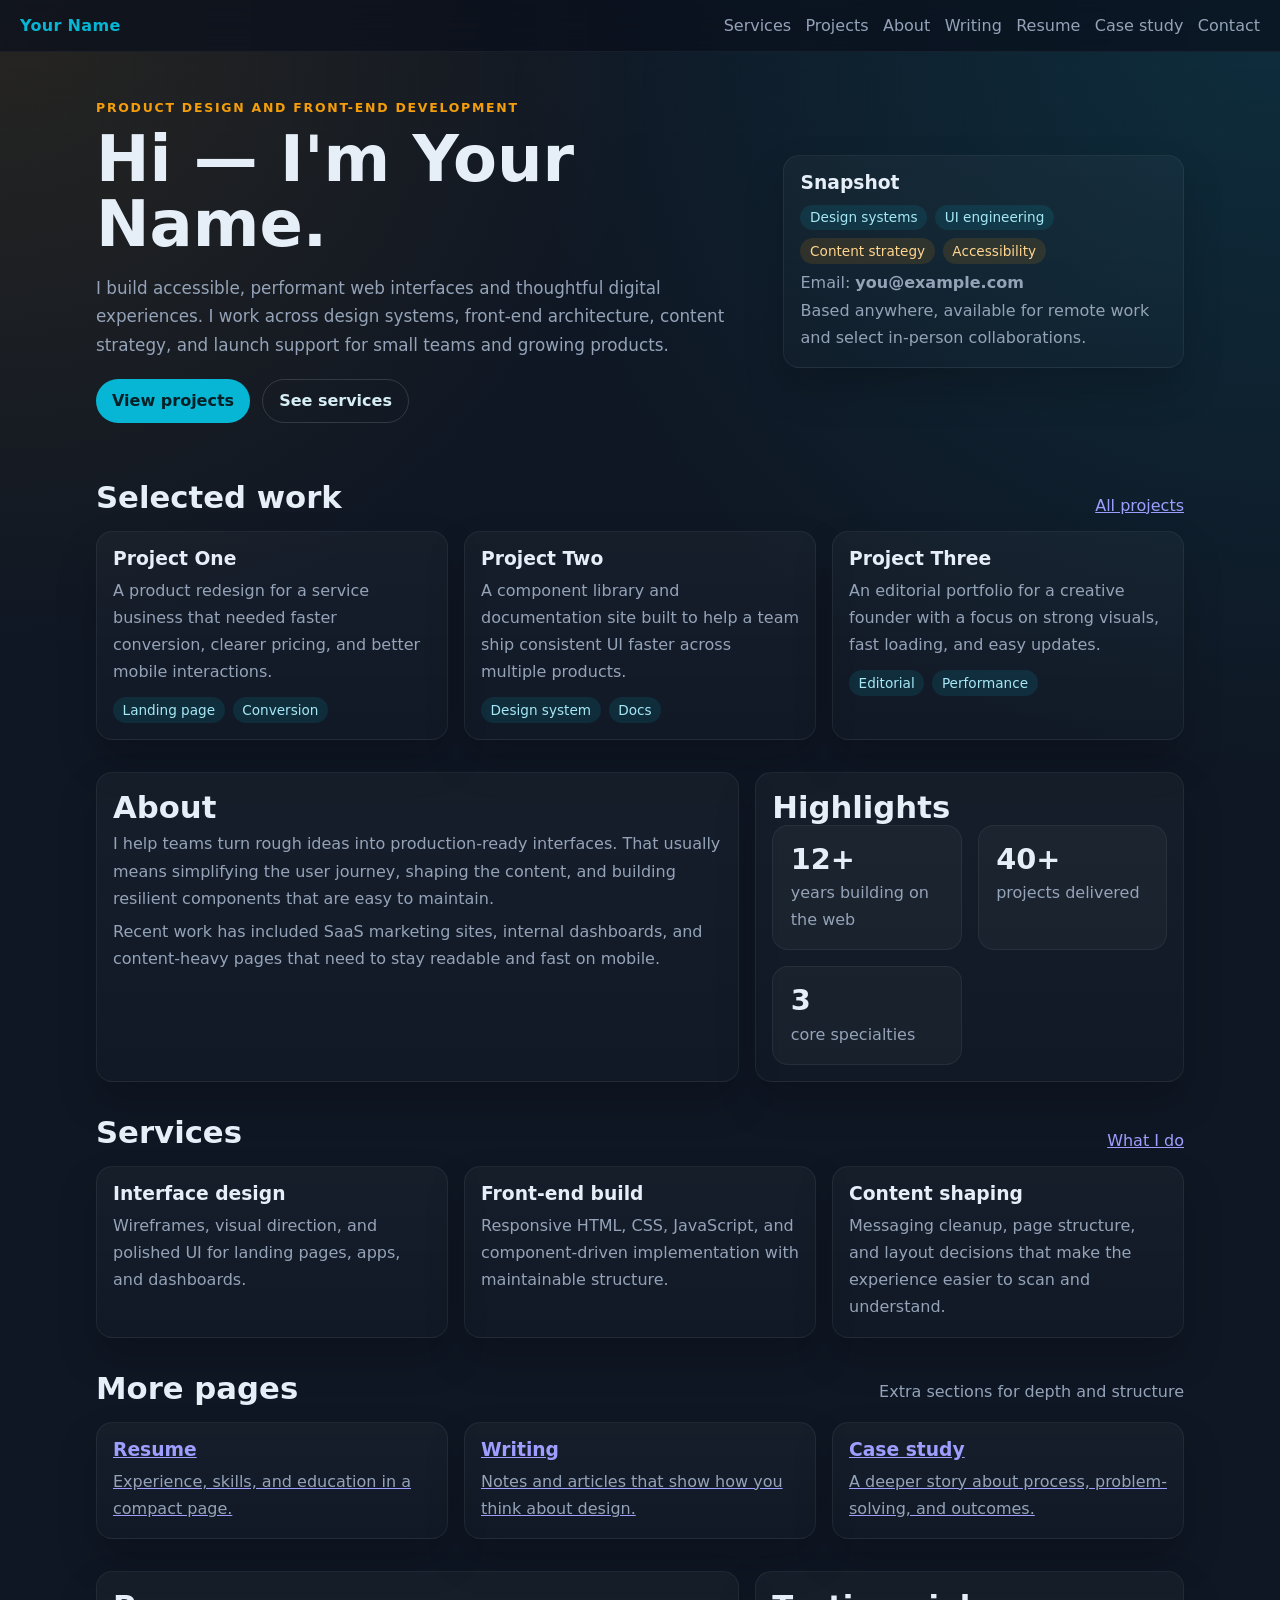
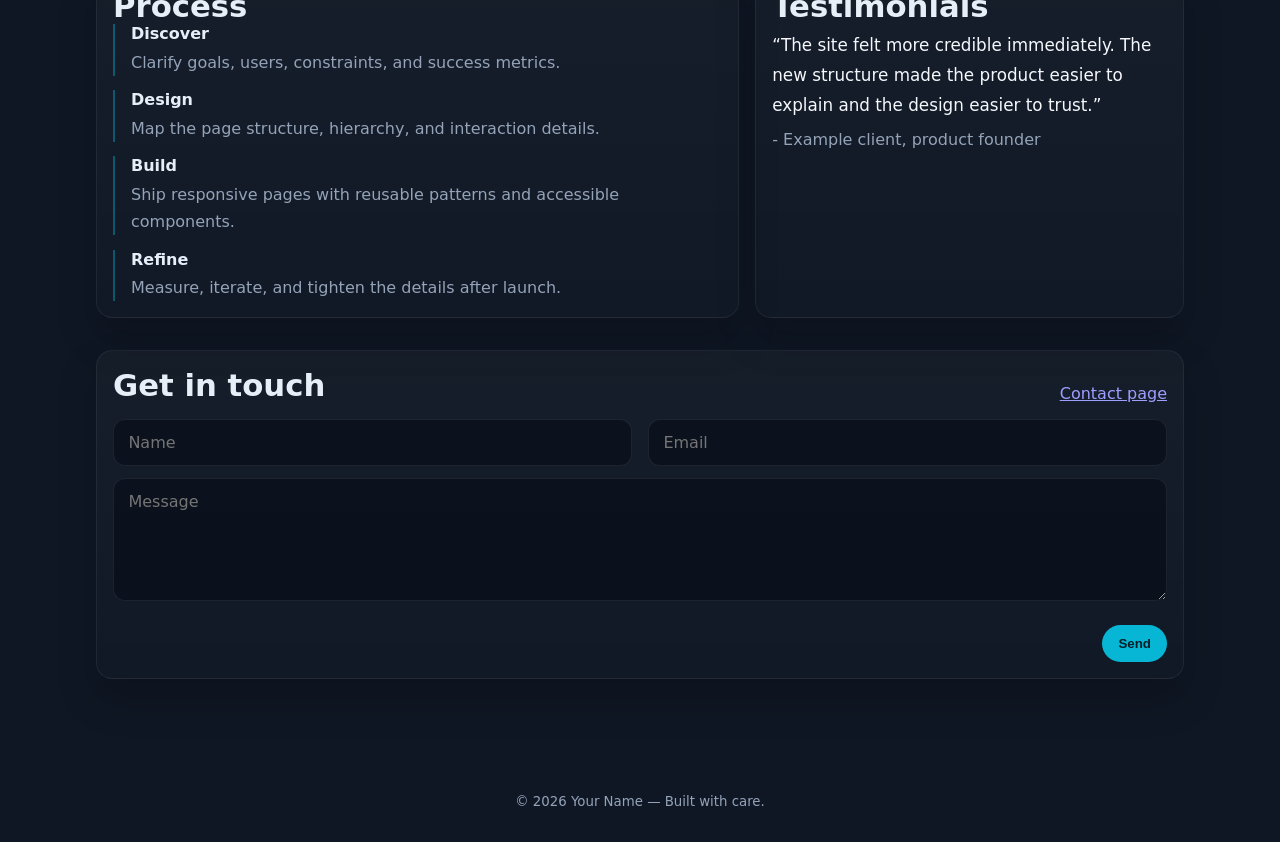
<file: index.html>
<!doctype html>
<html lang="en">
<head>
  <meta charset="utf-8">
  <meta name="viewport" content="width=device-width,initial-scale=1">
  <title>Portfolio — Your Name</title>
  <link rel="stylesheet" href="index.css">
</head>
<body>
  <header>
    <a class="brand" href="index.html">Your Name</a>
    <nav>
      <a href="services.html">Services</a>
      <a href="projects.html">Projects</a>
      <a href="about.html">About</a>
      <a href="writing.html">Writing</a>
      <a href="resume.html">Resume</a>
      <a href="case-study.html">Case study</a>
      <a href="contact.html">Contact</a>
    </nav>
  </header>

  <main class="container">
    <section class="hero">
      <div class="hero-copy">
        <p class="eyebrow">Product design and front-end development</p>
        <h1>Hi — I'm Your Name.</h1>
        <p class="lead">I build accessible, performant web interfaces and thoughtful digital experiences. I work across design systems, front-end architecture, content strategy, and launch support for small teams and growing products.</p>
        <div class="actions">
          <a class="btn" href="projects.html">View projects</a>
          <a class="btn secondary" href="services.html">See services</a>
        </div>
      </div>
      <aside class="card">
        <h3>Snapshot</h3>
        <div class="meta">
          <span class="chip">Design systems</span>
          <span class="chip">UI engineering</span>
          <span class="chip alt">Content strategy</span>
          <span class="chip alt">Accessibility</span>
        </div>
        <p class="subtle">Email: <strong>you@example.com</strong><br>Based anywhere, available for remote work and select in-person collaborations.</p>
      </aside>
    </section>

    <section class="section">
      <div class="section-head">
        <h2>Selected work</h2>
        <a href="projects.html">All projects</a>
      </div>
      <div class="projects">
        <article class="card">
          <h3>Project One</h3>
          <p class="subtle">A product redesign for a service business that needed faster conversion, clearer pricing, and better mobile interactions.</p>
          <div class="meta"><span class="chip">Landing page</span><span class="chip">Conversion</span></div>
        </article>
        <article class="card">
          <h3>Project Two</h3>
          <p class="subtle">A component library and documentation site built to help a team ship consistent UI faster across multiple products.</p>
          <div class="meta"><span class="chip">Design system</span><span class="chip">Docs</span></div>
        </article>
        <article class="card">
          <h3>Project Three</h3>
          <p class="subtle">An editorial portfolio for a creative founder with a focus on strong visuals, fast loading, and easy updates.</p>
          <div class="meta"><span class="chip">Editorial</span><span class="chip">Performance</span></div>
        </article>
      </div>
    </section>

    <section class="section split">
      <div class="card">
        <h2>About</h2>
        <p class="subtle">I help teams turn rough ideas into production-ready interfaces. That usually means simplifying the user journey, shaping the content, and building resilient components that are easy to maintain.</p>
        <p class="subtle">Recent work has included SaaS marketing sites, internal dashboards, and content-heavy pages that need to stay readable and fast on mobile.</p>
      </div>
      <div class="card">
        <h2>Highlights</h2>
        <div class="stats">
          <div class="stat"><strong>12+</strong><span class="subtle">years building on the web</span></div>
          <div class="stat"><strong>40+</strong><span class="subtle">projects delivered</span></div>
          <div class="stat"><strong>3</strong><span class="subtle">core specialties</span></div>
        </div>
      </div>
    </section>

    <section class="section">
      <div class="section-head">
        <h2>Services</h2>
        <a href="services.html">What I do</a>
      </div>
      <div class="cards">
        <article class="card"><h3>Interface design</h3><p class="subtle">Wireframes, visual direction, and polished UI for landing pages, apps, and dashboards.</p></article>
        <article class="card"><h3>Front-end build</h3><p class="subtle">Responsive HTML, CSS, JavaScript, and component-driven implementation with maintainable structure.</p></article>
        <article class="card"><h3>Content shaping</h3><p class="subtle">Messaging cleanup, page structure, and layout decisions that make the experience easier to scan and understand.</p></article>
      </div>
    </section>

    <section class="section">
      <div class="section-head">
        <h2>More pages</h2>
        <span class="subtle">Extra sections for depth and structure</span>
      </div>
      <div class="cards">
        <a class="card" href="resume.html"><h3>Resume</h3><p class="subtle">Experience, skills, and education in a compact page.</p></a>
        <a class="card" href="writing.html"><h3>Writing</h3><p class="subtle">Notes and articles that show how you think about design.</p></a>
        <a class="card" href="case-study.html"><h3>Case study</h3><p class="subtle">A deeper story about process, problem-solving, and outcomes.</p></a>
      </div>
    </section>

    <section class="section split">
      <div class="card">
        <h2>Process</h2>
        <div class="timeline">
          <div class="timeline-item"><strong>Discover</strong><span class="subtle">Clarify goals, users, constraints, and success metrics.</span></div>
          <div class="timeline-item"><strong>Design</strong><span class="subtle">Map the page structure, hierarchy, and interaction details.</span></div>
          <div class="timeline-item"><strong>Build</strong><span class="subtle">Ship responsive pages with reusable patterns and accessible components.</span></div>
          <div class="timeline-item"><strong>Refine</strong><span class="subtle">Measure, iterate, and tighten the details after launch.</span></div>
        </div>
      </div>
      <div class="card">
        <h2>Testimonials</h2>
        <p class="quote">“The site felt more credible immediately. The new structure made the product easier to explain and the design easier to trust.”</p>
        <p class="subtle">- Example client, product founder</p>
      </div>
    </section>

    <section class="section card">
      <div class="section-head">
        <h2>Get in touch</h2>
        <a href="contact.html">Contact page</a>
      </div>
      <form action="#" onsubmit="alert('Replace this with a real contact handler')">
        <div class="grid" style="margin-bottom:.75rem">
          <input name="name" placeholder="Name">
          <input name="email" placeholder="Email">
        </div>
        <textarea name="message" placeholder="Message" rows="5"></textarea>
        <div class="actions" style="justify-content:flex-end">
          <button class="btn" type="submit">Send</button>
        </div>
      </form>
    </section>
  </main>

  <footer>
    <small>© <span id="year"></span> Your Name — Built with care.</small>
  </footer>

  <script>
    document.getElementById('year').textContent = new Date().getFullYear();
  </script>
</body>
</html>
</file>
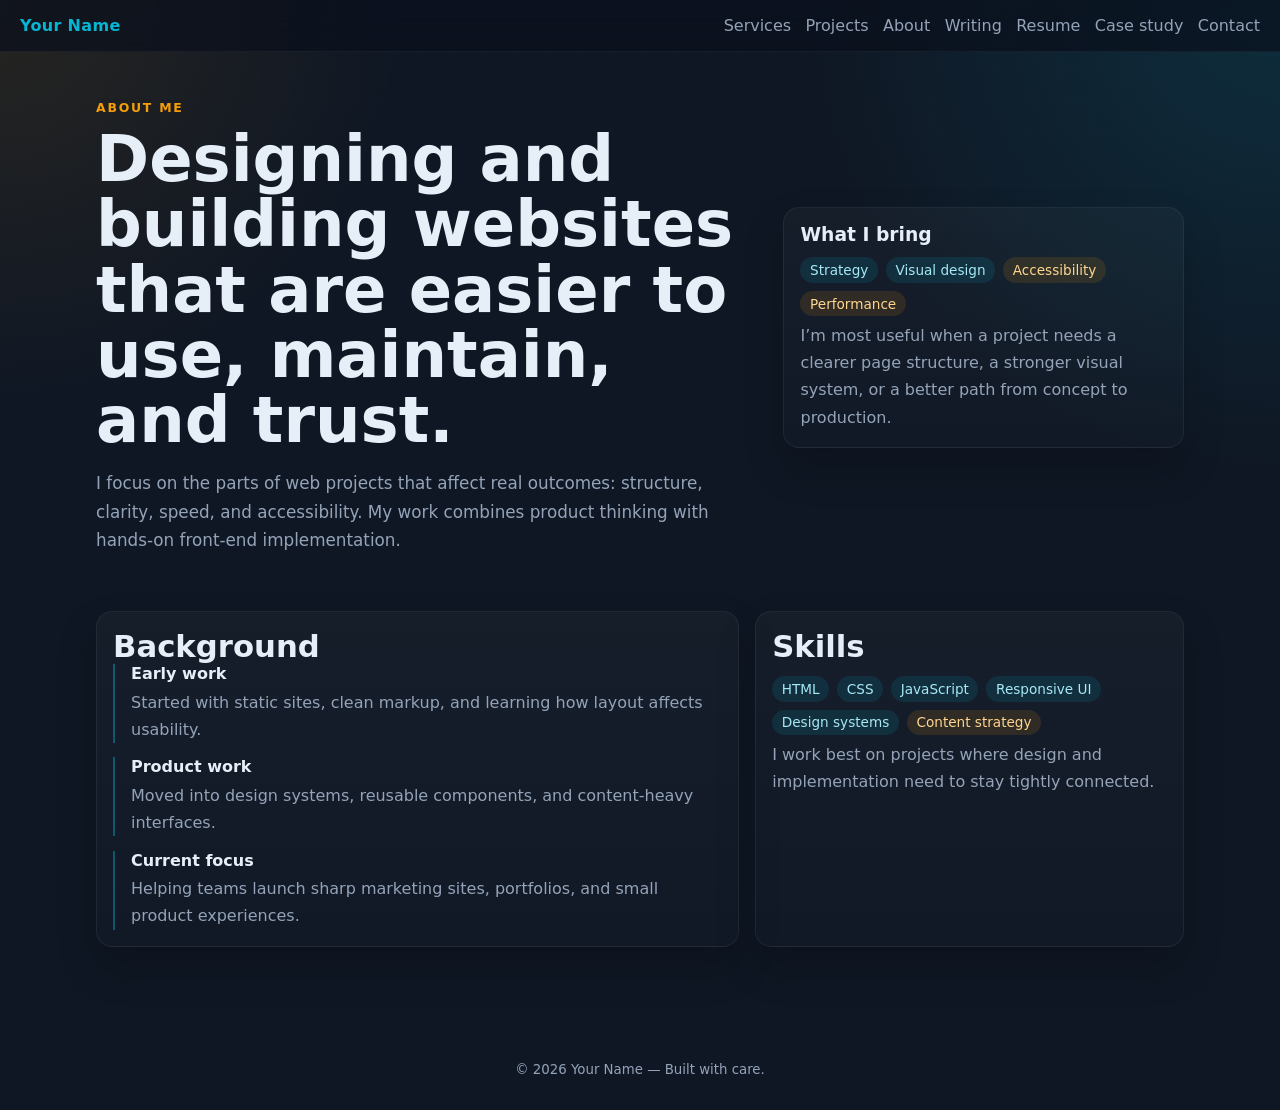
<file: about.html>
<!doctype html>
<html lang="en">
<head>
  <meta charset="utf-8">
  <meta name="viewport" content="width=device-width,initial-scale=1">
  <title>About — Your Name</title>
  <link rel="stylesheet" href="index.css">
</head>
<body>
  <header>
    <a class="brand" href="index.html">Your Name</a>
    <nav>
      <a href="services.html">Services</a>
      <a href="projects.html">Projects</a>
      <a href="about.html">About</a>
      <a href="writing.html">Writing</a>
      <a href="resume.html">Resume</a>
      <a href="case-study.html">Case study</a>
      <a href="contact.html">Contact</a>
    </nav>
  </header>

  <main class="container">
    <section class="hero">
      <div>
        <p class="eyebrow">About me</p>
        <h1>Designing and building websites that are easier to use, maintain, and trust.</h1>
        <p class="lead">I focus on the parts of web projects that affect real outcomes: structure, clarity, speed, and accessibility. My work combines product thinking with hands-on front-end implementation.</p>
      </div>
      <div class="card">
        <h3>What I bring</h3>
        <div class="meta">
          <span class="chip">Strategy</span>
          <span class="chip">Visual design</span>
          <span class="chip alt">Accessibility</span>
          <span class="chip alt">Performance</span>
        </div>
        <p class="subtle">I’m most useful when a project needs a clearer page structure, a stronger visual system, or a better path from concept to production.</p>
      </div>
    </section>

    <section class="section split">
      <div class="card">
        <h2>Background</h2>
        <div class="timeline">
          <div class="timeline-item"><strong>Early work</strong><span class="subtle">Started with static sites, clean markup, and learning how layout affects usability.</span></div>
          <div class="timeline-item"><strong>Product work</strong><span class="subtle">Moved into design systems, reusable components, and content-heavy interfaces.</span></div>
          <div class="timeline-item"><strong>Current focus</strong><span class="subtle">Helping teams launch sharp marketing sites, portfolios, and small product experiences.</span></div>
        </div>
      </div>
      <div class="card">
        <h2>Skills</h2>
        <div class="meta">
          <span class="chip">HTML</span><span class="chip">CSS</span><span class="chip">JavaScript</span>
          <span class="chip">Responsive UI</span><span class="chip">Design systems</span><span class="chip alt">Content strategy</span>
        </div>
        <p class="subtle">I work best on projects where design and implementation need to stay tightly connected.</p>
      </div>
    </section>
  </main>

  <footer>
    <small>© <span id="year"></span> Your Name — Built with care.</small>
  </footer>

  <script>document.getElementById('year').textContent = new Date().getFullYear();</script>
</body>
</html>
</file>
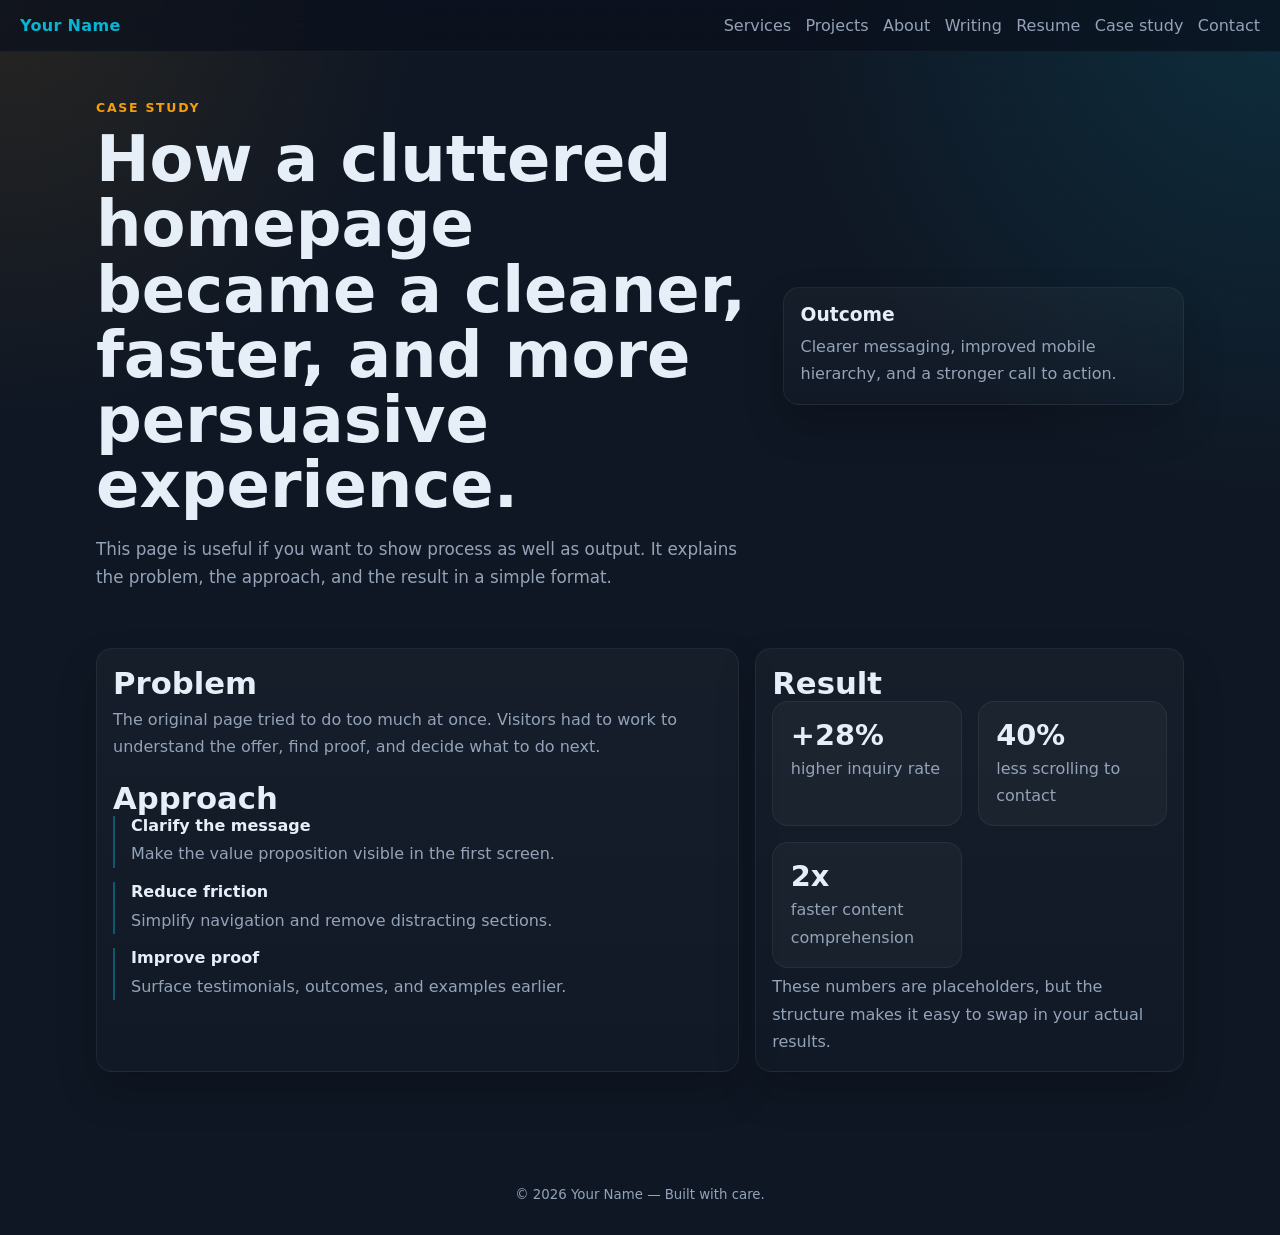
<file: case-study.html>
<!doctype html>
<html lang="en">
<head>
  <meta charset="utf-8">
  <meta name="viewport" content="width=device-width,initial-scale=1">
  <title>Case Study — Your Name</title>
  <link rel="stylesheet" href="index.css">
</head>
<body>
  <header>
    <a class="brand" href="index.html">Your Name</a>
    <nav>
      <a href="services.html">Services</a>
      <a href="projects.html">Projects</a>
      <a href="about.html">About</a>
      <a href="writing.html">Writing</a>
      <a href="resume.html">Resume</a>
      <a href="case-study.html">Case study</a>
      <a href="contact.html">Contact</a>
    </nav>
  </header>

  <main class="container">
    <section class="hero">
      <div>
        <p class="eyebrow">Case study</p>
        <h1>How a cluttered homepage became a cleaner, faster, and more persuasive experience.</h1>
        <p class="lead">This page is useful if you want to show process as well as output. It explains the problem, the approach, and the result in a simple format.</p>
      </div>
      <div class="card">
        <h3>Outcome</h3>
        <p class="subtle">Clearer messaging, improved mobile hierarchy, and a stronger call to action.</p>
      </div>
    </section>

    <section class="section split">
      <div class="card">
        <h2>Problem</h2>
        <p class="subtle">The original page tried to do too much at once. Visitors had to work to understand the offer, find proof, and decide what to do next.</p>
        <h2 style="margin-top:1.2rem">Approach</h2>
        <div class="timeline">
          <div class="timeline-item"><strong>Clarify the message</strong><span class="subtle">Make the value proposition visible in the first screen.</span></div>
          <div class="timeline-item"><strong>Reduce friction</strong><span class="subtle">Simplify navigation and remove distracting sections.</span></div>
          <div class="timeline-item"><strong>Improve proof</strong><span class="subtle">Surface testimonials, outcomes, and examples earlier.</span></div>
        </div>
      </div>
      <div class="card">
        <h2>Result</h2>
        <div class="stats">
          <div class="stat"><strong>+28%</strong><span class="subtle">higher inquiry rate</span></div>
          <div class="stat"><strong>40%</strong><span class="subtle">less scrolling to contact</span></div>
          <div class="stat"><strong>2x</strong><span class="subtle">faster content comprehension</span></div>
        </div>
        <p class="subtle">These numbers are placeholders, but the structure makes it easy to swap in your actual results.</p>
      </div>
    </section>
  </main>

  <footer><small>© <span id="year"></span> Your Name — Built with care.</small></footer>
  <script>document.getElementById('year').textContent = new Date().getFullYear();</script>
</body>
</html>
</file>
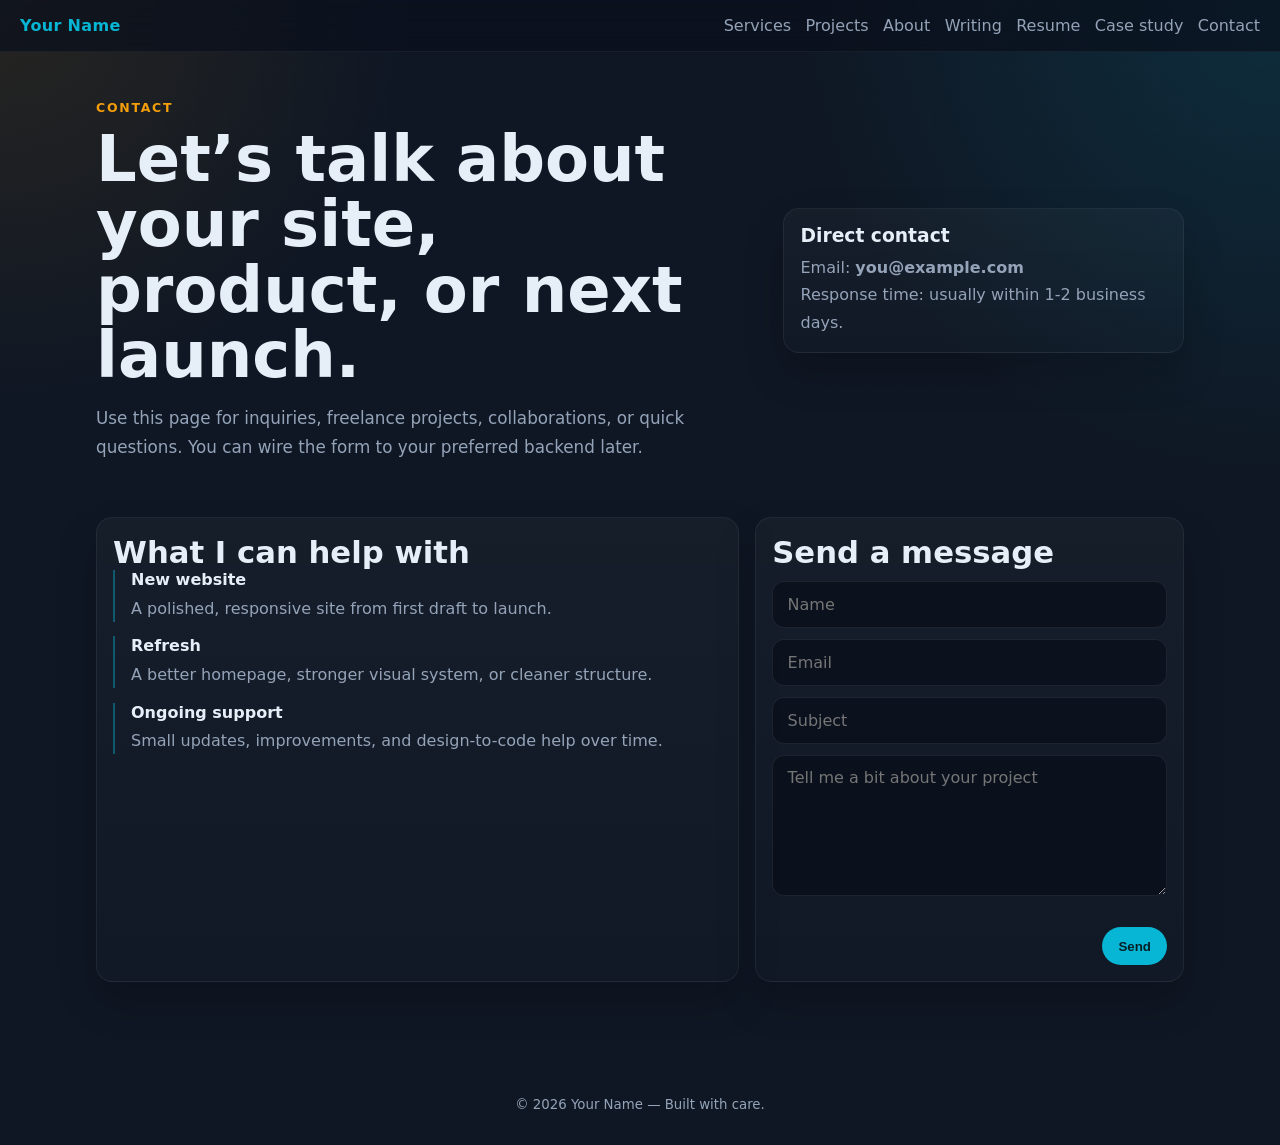
<file: contact.html>
<!doctype html>
<html lang="en">
<head>
  <meta charset="utf-8">
  <meta name="viewport" content="width=device-width,initial-scale=1">
  <title>Contact — Your Name</title>
  <link rel="stylesheet" href="index.css">
</head>
<body>
  <header>
    <a class="brand" href="index.html">Your Name</a>
    <nav>
      <a href="services.html">Services</a>
      <a href="projects.html">Projects</a>
      <a href="about.html">About</a>
      <a href="writing.html">Writing</a>
      <a href="resume.html">Resume</a>
      <a href="case-study.html">Case study</a>
      <a href="contact.html">Contact</a>
    </nav>
  </header>

  <main class="container">
    <section class="hero">
      <div>
        <p class="eyebrow">Contact</p>
        <h1>Let’s talk about your site, product, or next launch.</h1>
        <p class="lead">Use this page for inquiries, freelance projects, collaborations, or quick questions. You can wire the form to your preferred backend later.</p>
      </div>
      <div class="card">
        <h3>Direct contact</h3>
        <p class="subtle" style="margin-top:0">Email: <strong>you@example.com</strong><br>Response time: usually within 1-2 business days.</p>
      </div>
    </section>

    <section class="section split">
      <div class="card">
        <h2>What I can help with</h2>
        <div class="timeline">
          <div class="timeline-item"><strong>New website</strong><span class="subtle">A polished, responsive site from first draft to launch.</span></div>
          <div class="timeline-item"><strong>Refresh</strong><span class="subtle">A better homepage, stronger visual system, or cleaner structure.</span></div>
          <div class="timeline-item"><strong>Ongoing support</strong><span class="subtle">Small updates, improvements, and design-to-code help over time.</span></div>
        </div>
      </div>

      <form class="card" action="#" onsubmit="alert('Replace this with a real contact handler')">
        <h2>Send a message</h2>
        <input name="name" placeholder="Name">
        <input name="email" placeholder="Email">
        <input name="subject" placeholder="Subject">
        <textarea name="message" placeholder="Tell me a bit about your project" rows="6"></textarea>
        <div class="actions" style="justify-content:flex-end">
          <button class="btn" type="submit">Send</button>
        </div>
      </form>
    </section>
  </main>

  <footer>
    <small>© <span id="year"></span> Your Name — Built with care.</small>
  </footer>

  <script>document.getElementById('year').textContent = new Date().getFullYear();</script>
</body>
</html>
</file>
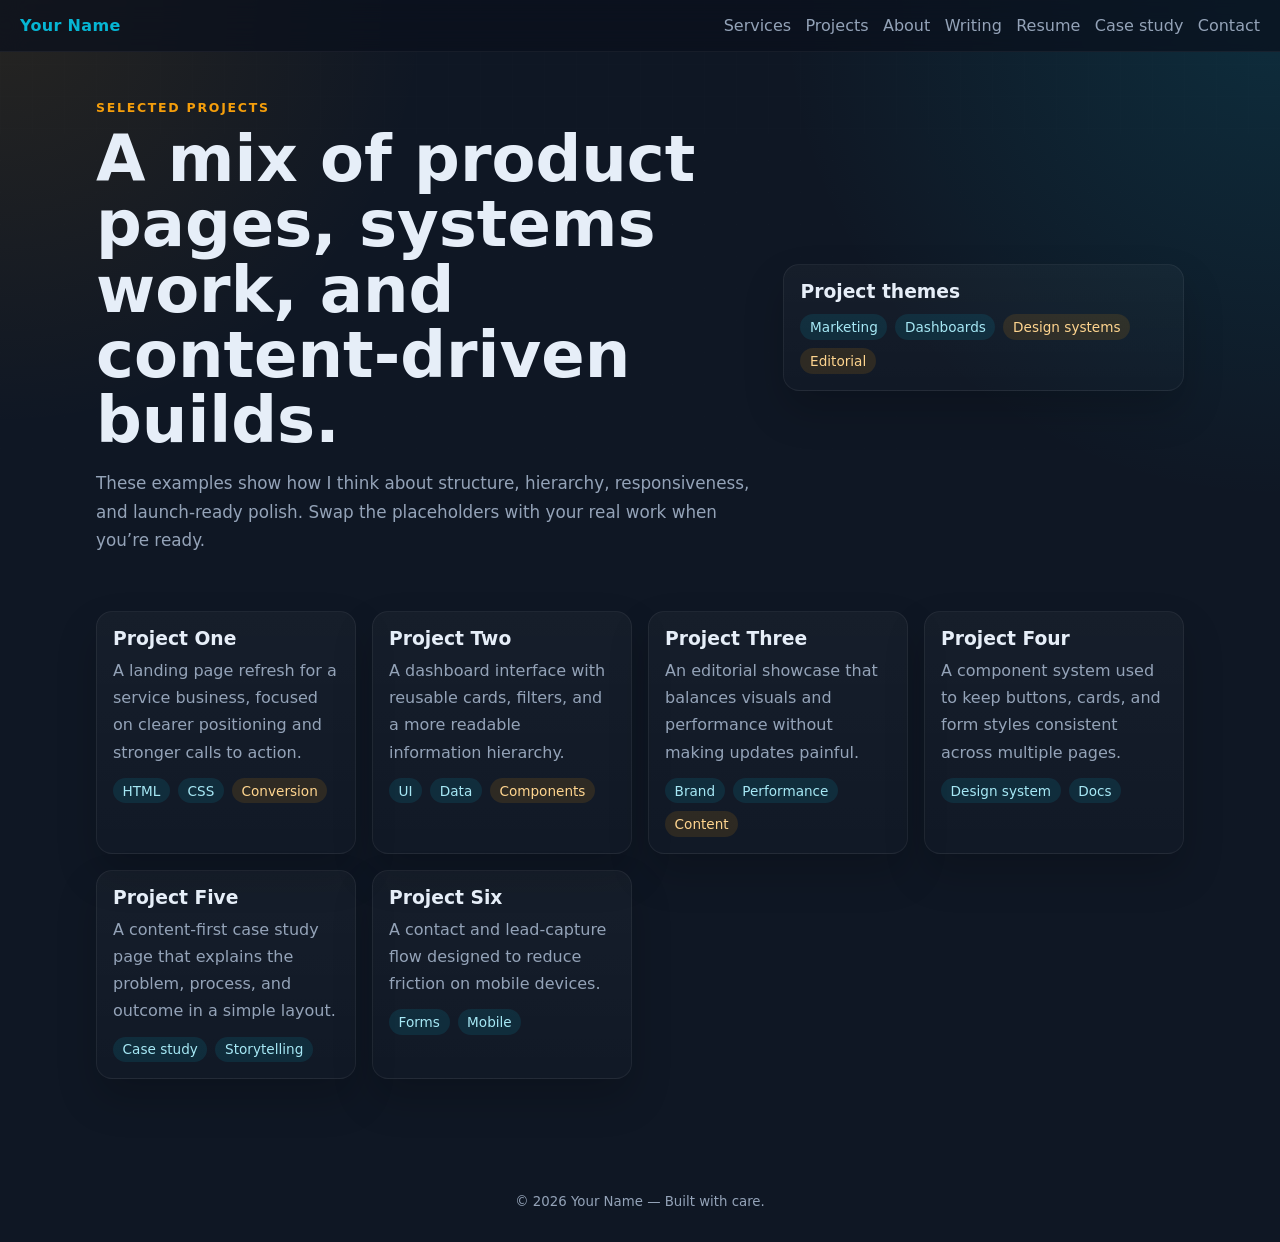
<file: projects.html>
<!doctype html>
<html lang="en">
<head>
  <meta charset="utf-8">
  <meta name="viewport" content="width=device-width,initial-scale=1">
  <title>Projects — Your Name</title>
  <link rel="stylesheet" href="index.css">
</head>
<body>
  <header>
    <a class="brand" href="index.html">Your Name</a>
    <nav>
      <a href="services.html">Services</a>
      <a href="projects.html">Projects</a>
      <a href="about.html">About</a>
      <a href="writing.html">Writing</a>
      <a href="resume.html">Resume</a>
      <a href="case-study.html">Case study</a>
      <a href="contact.html">Contact</a>
    </nav>
  </header>

  <main class="container">
    <section class="hero">
      <div>
        <p class="eyebrow">Selected projects</p>
        <h1>A mix of product pages, systems work, and content-driven builds.</h1>
        <p class="lead">These examples show how I think about structure, hierarchy, responsiveness, and launch-ready polish. Swap the placeholders with your real work when you’re ready.</p>
      </div>
      <div class="card">
        <h3>Project themes</h3>
        <div class="meta">
          <span class="chip">Marketing</span><span class="chip">Dashboards</span><span class="chip alt">Design systems</span><span class="chip alt">Editorial</span>
        </div>
      </div>
    </section>

    <section class="section">
      <div class="projects">
        <article class="card">
          <h3>Project One</h3>
          <p class="subtle">A landing page refresh for a service business, focused on clearer positioning and stronger calls to action.</p>
          <div class="meta"><span class="chip">HTML</span><span class="chip">CSS</span><span class="chip alt">Conversion</span></div>
        </article>
        <article class="card">
          <h3>Project Two</h3>
          <p class="subtle">A dashboard interface with reusable cards, filters, and a more readable information hierarchy.</p>
          <div class="meta"><span class="chip">UI</span><span class="chip">Data</span><span class="chip alt">Components</span></div>
        </article>
        <article class="card">
          <h3>Project Three</h3>
          <p class="subtle">An editorial showcase that balances visuals and performance without making updates painful.</p>
          <div class="meta"><span class="chip">Brand</span><span class="chip">Performance</span><span class="chip alt">Content</span></div>
        </article>
        <article class="card">
          <h3>Project Four</h3>
          <p class="subtle">A component system used to keep buttons, cards, and form styles consistent across multiple pages.</p>
          <div class="meta"><span class="chip">Design system</span><span class="chip">Docs</span></div>
        </article>
        <article class="card">
          <h3>Project Five</h3>
          <p class="subtle">A content-first case study page that explains the problem, process, and outcome in a simple layout.</p>
          <div class="meta"><span class="chip">Case study</span><span class="chip">Storytelling</span></div>
        </article>
        <article class="card">
          <h3>Project Six</h3>
          <p class="subtle">A contact and lead-capture flow designed to reduce friction on mobile devices.</p>
          <div class="meta"><span class="chip">Forms</span><span class="chip">Mobile</span></div>
        </article>
      </div>
    </section>
  </main>

  <footer>
    <small>© <span id="year"></span> Your Name — Built with care.</small>
  </footer>

  <script>document.getElementById('year').textContent = new Date().getFullYear();</script>
</body>
</html>
</file>
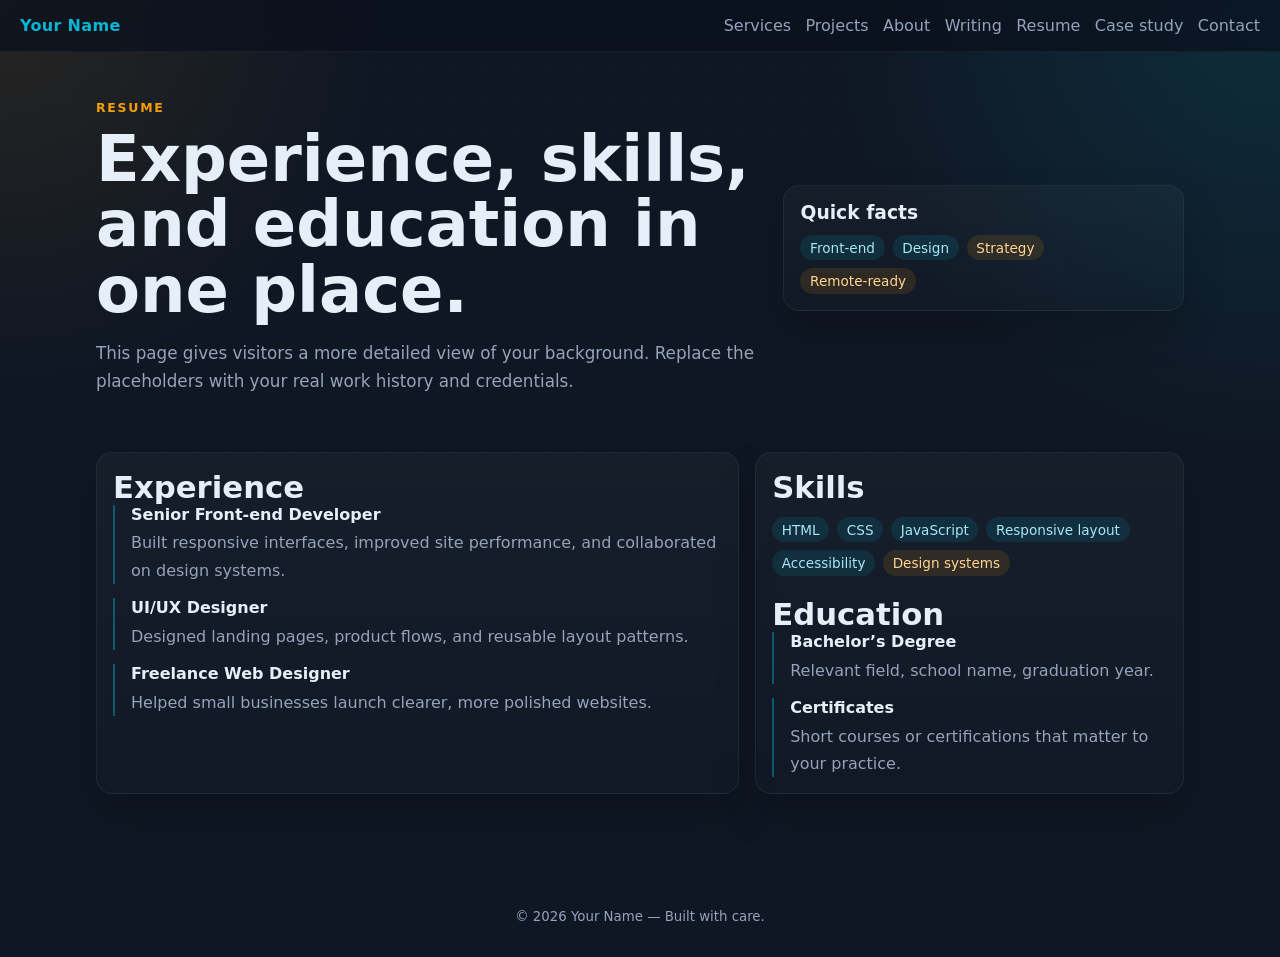
<file: resume.html>
<!doctype html>
<html lang="en">
<head>
  <meta charset="utf-8">
  <meta name="viewport" content="width=device-width,initial-scale=1">
  <title>Resume — Your Name</title>
  <link rel="stylesheet" href="index.css">
</head>
<body>
  <header>
    <a class="brand" href="index.html">Your Name</a>
    <nav>
      <a href="services.html">Services</a>
      <a href="projects.html">Projects</a>
      <a href="about.html">About</a>
      <a href="writing.html">Writing</a>
      <a href="resume.html">Resume</a>
      <a href="case-study.html">Case study</a>
      <a href="contact.html">Contact</a>
    </nav>
  </header>

  <main class="container">
    <section class="hero">
      <div>
        <p class="eyebrow">Resume</p>
        <h1>Experience, skills, and education in one place.</h1>
        <p class="lead">This page gives visitors a more detailed view of your background. Replace the placeholders with your real work history and credentials.</p>
      </div>
      <div class="card">
        <h3>Quick facts</h3>
        <div class="meta">
          <span class="chip">Front-end</span><span class="chip">Design</span><span class="chip alt">Strategy</span><span class="chip alt">Remote-ready</span>
        </div>
      </div>
    </section>

    <section class="section split">
      <div class="card">
        <h2>Experience</h2>
        <div class="timeline">
          <div class="timeline-item"><strong>Senior Front-end Developer</strong><span class="subtle">Built responsive interfaces, improved site performance, and collaborated on design systems.</span></div>
          <div class="timeline-item"><strong>UI/UX Designer</strong><span class="subtle">Designed landing pages, product flows, and reusable layout patterns.</span></div>
          <div class="timeline-item"><strong>Freelance Web Designer</strong><span class="subtle">Helped small businesses launch clearer, more polished websites.</span></div>
        </div>
      </div>
      <div class="card">
        <h2>Skills</h2>
        <div class="meta">
          <span class="chip">HTML</span><span class="chip">CSS</span><span class="chip">JavaScript</span>
          <span class="chip">Responsive layout</span><span class="chip">Accessibility</span><span class="chip alt">Design systems</span>
        </div>
        <h2 style="margin-top:1.25rem">Education</h2>
        <div class="timeline">
          <div class="timeline-item"><strong>Bachelor’s Degree</strong><span class="subtle">Relevant field, school name, graduation year.</span></div>
          <div class="timeline-item"><strong>Certificates</strong><span class="subtle">Short courses or certifications that matter to your practice.</span></div>
        </div>
      </div>
    </section>
  </main>

  <footer><small>© <span id="year"></span> Your Name — Built with care.</small></footer>
  <script>document.getElementById('year').textContent = new Date().getFullYear();</script>
</body>
</html>
</file>
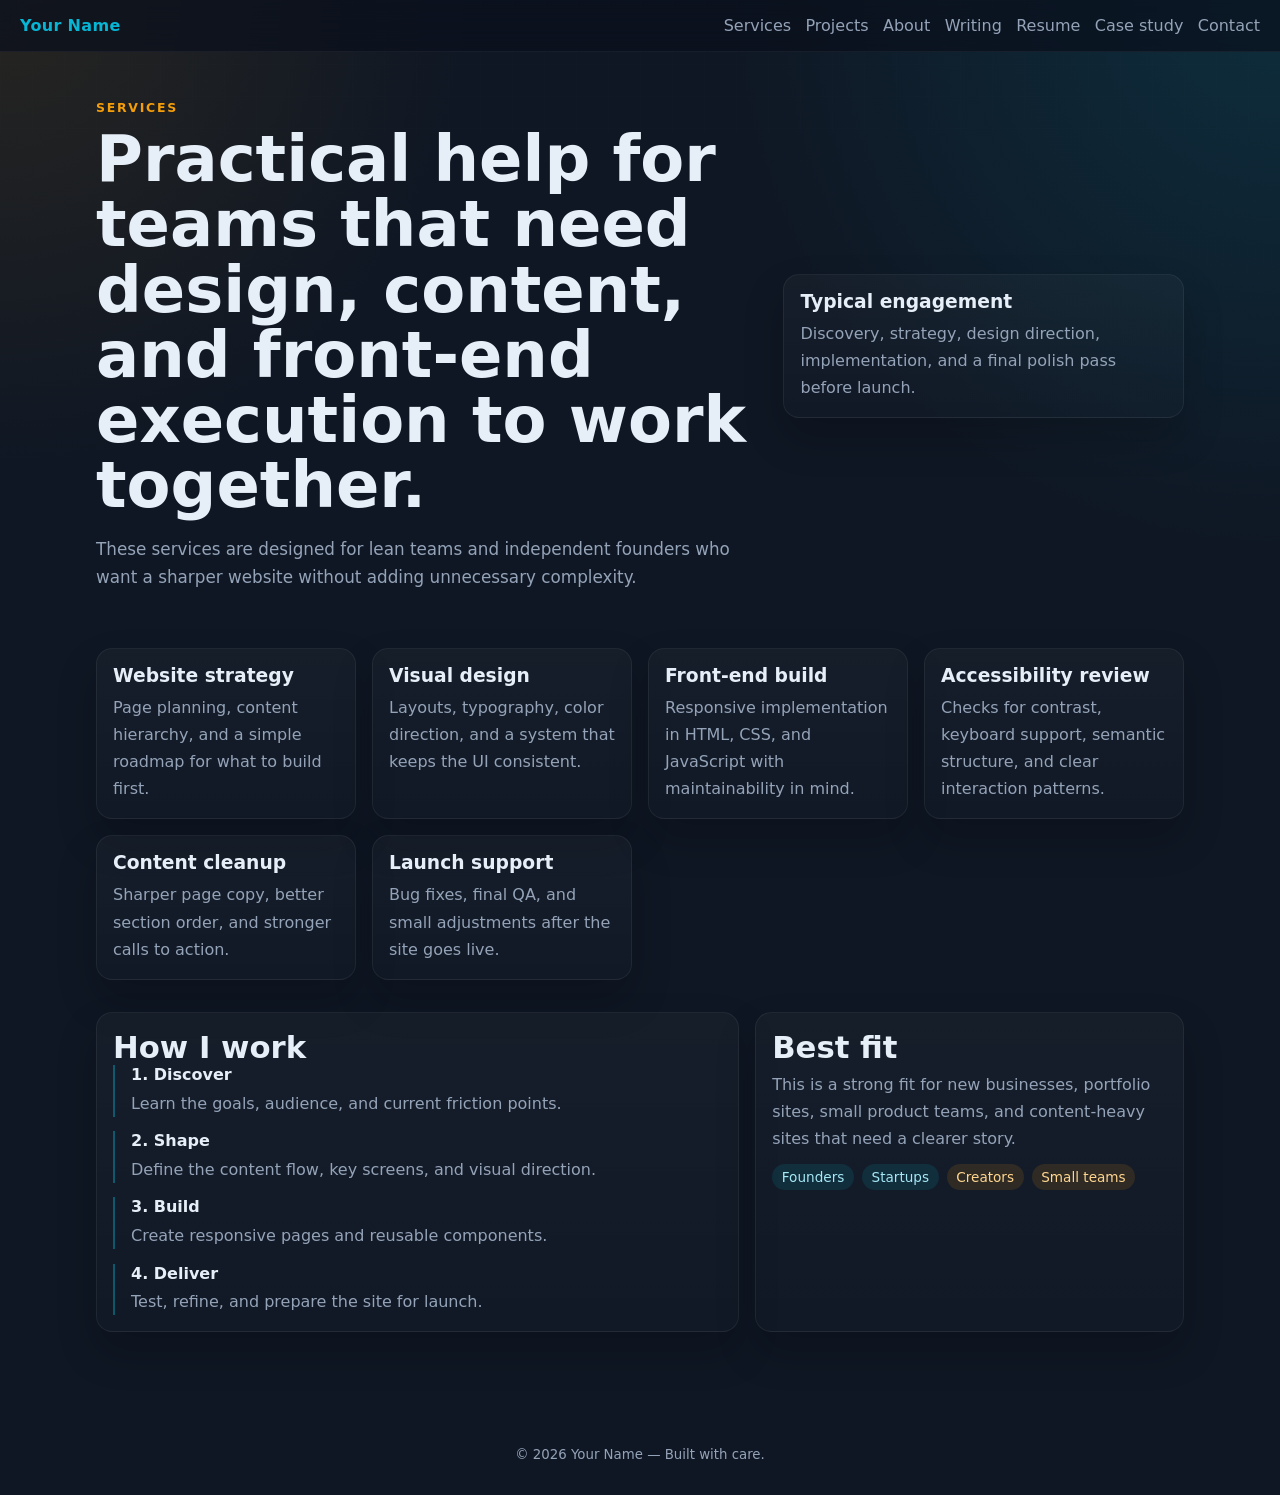
<file: services.html>
<!doctype html>
<html lang="en">
<head>
  <meta charset="utf-8">
  <meta name="viewport" content="width=device-width,initial-scale=1">
  <title>Services — Your Name</title>
  <link rel="stylesheet" href="index.css">
</head>
<body>
  <header>
    <a class="brand" href="index.html">Your Name</a>
    <nav>
      <a href="services.html">Services</a>
      <a href="projects.html">Projects</a>
      <a href="about.html">About</a>
      <a href="writing.html">Writing</a>
      <a href="resume.html">Resume</a>
      <a href="case-study.html">Case study</a>
      <a href="contact.html">Contact</a>
    </nav>
  </header>

  <main class="container">
    <section class="hero">
      <div>
        <p class="eyebrow">Services</p>
        <h1>Practical help for teams that need design, content, and front-end execution to work together.</h1>
        <p class="lead">These services are designed for lean teams and independent founders who want a sharper website without adding unnecessary complexity.</p>
      </div>
      <div class="card">
        <h3>Typical engagement</h3>
        <p class="subtle">Discovery, strategy, design direction, implementation, and a final polish pass before launch.</p>
      </div>
    </section>

    <section class="section cards">
      <article class="card"><h3>Website strategy</h3><p class="subtle">Page planning, content hierarchy, and a simple roadmap for what to build first.</p></article>
      <article class="card"><h3>Visual design</h3><p class="subtle">Layouts, typography, color direction, and a system that keeps the UI consistent.</p></article>
      <article class="card"><h3>Front-end build</h3><p class="subtle">Responsive implementation in HTML, CSS, and JavaScript with maintainability in mind.</p></article>
      <article class="card"><h3>Accessibility review</h3><p class="subtle">Checks for contrast, keyboard support, semantic structure, and clear interaction patterns.</p></article>
      <article class="card"><h3>Content cleanup</h3><p class="subtle">Sharper page copy, better section order, and stronger calls to action.</p></article>
      <article class="card"><h3>Launch support</h3><p class="subtle">Bug fixes, final QA, and small adjustments after the site goes live.</p></article>
    </section>

    <section class="section split">
      <div class="card">
        <h2>How I work</h2>
        <div class="timeline">
          <div class="timeline-item"><strong>1. Discover</strong><span class="subtle">Learn the goals, audience, and current friction points.</span></div>
          <div class="timeline-item"><strong>2. Shape</strong><span class="subtle">Define the content flow, key screens, and visual direction.</span></div>
          <div class="timeline-item"><strong>3. Build</strong><span class="subtle">Create responsive pages and reusable components.</span></div>
          <div class="timeline-item"><strong>4. Deliver</strong><span class="subtle">Test, refine, and prepare the site for launch.</span></div>
        </div>
      </div>
      <div class="card">
        <h2>Best fit</h2>
        <p class="subtle">This is a strong fit for new businesses, portfolio sites, small product teams, and content-heavy sites that need a clearer story.</p>
        <div class="meta">
          <span class="chip">Founders</span><span class="chip">Startups</span><span class="chip alt">Creators</span><span class="chip alt">Small teams</span>
        </div>
      </div>
    </section>
  </main>

  <footer><small>© <span id="year"></span> Your Name — Built with care.</small></footer>
  <script>document.getElementById('year').textContent = new Date().getFullYear();</script>
</body>
</html>
</file>
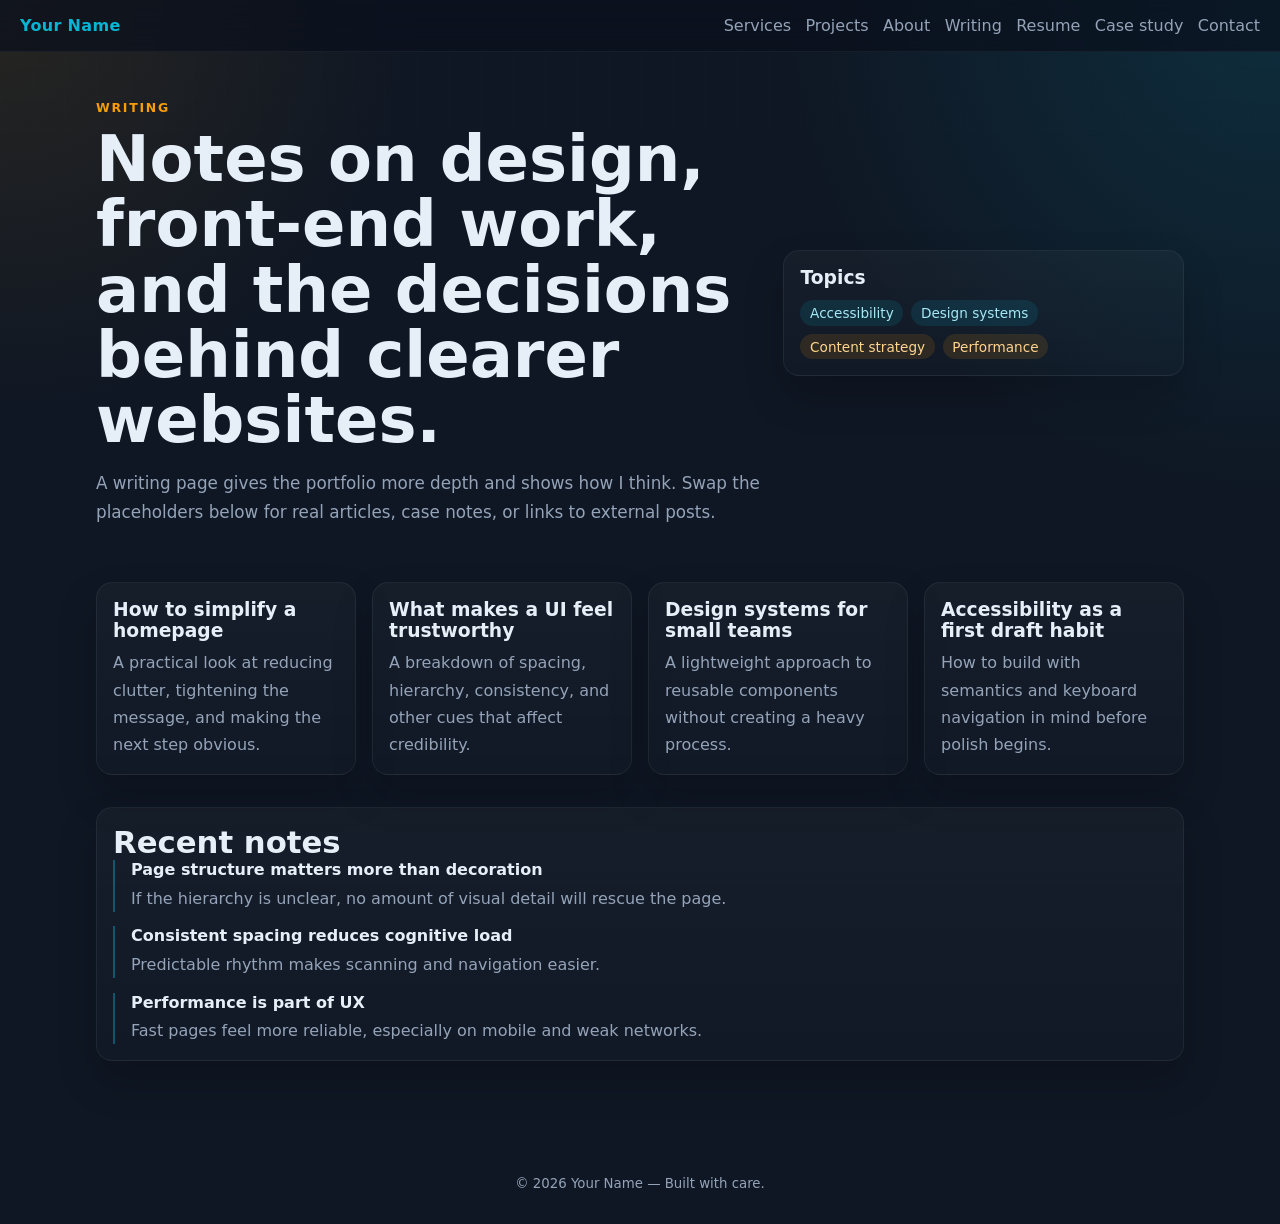
<file: writing.html>
<!doctype html>
<html lang="en">
<head>
  <meta charset="utf-8">
  <meta name="viewport" content="width=device-width,initial-scale=1">
  <title>Writing — Your Name</title>
  <link rel="stylesheet" href="index.css">
</head>
<body>
  <header>
    <a class="brand" href="index.html">Your Name</a>
    <nav>
      <a href="services.html">Services</a>
      <a href="projects.html">Projects</a>
      <a href="about.html">About</a>
      <a href="writing.html">Writing</a>
      <a href="resume.html">Resume</a>
      <a href="case-study.html">Case study</a>
      <a href="contact.html">Contact</a>
    </nav>
  </header>

  <main class="container">
    <section class="hero">
      <div>
        <p class="eyebrow">Writing</p>
        <h1>Notes on design, front-end work, and the decisions behind clearer websites.</h1>
        <p class="lead">A writing page gives the portfolio more depth and shows how I think. Swap the placeholders below for real articles, case notes, or links to external posts.</p>
      </div>
      <div class="card">
        <h3>Topics</h3>
        <div class="meta">
          <span class="chip">Accessibility</span><span class="chip">Design systems</span><span class="chip alt">Content strategy</span><span class="chip alt">Performance</span>
        </div>
      </div>
    </section>

    <section class="section cards">
      <article class="card">
        <h3>How to simplify a homepage</h3>
        <p class="subtle">A practical look at reducing clutter, tightening the message, and making the next step obvious.</p>
      </article>
      <article class="card">
        <h3>What makes a UI feel trustworthy</h3>
        <p class="subtle">A breakdown of spacing, hierarchy, consistency, and other cues that affect credibility.</p>
      </article>
      <article class="card">
        <h3>Design systems for small teams</h3>
        <p class="subtle">A lightweight approach to reusable components without creating a heavy process.</p>
      </article>
      <article class="card">
        <h3>Accessibility as a first draft habit</h3>
        <p class="subtle">How to build with semantics and keyboard navigation in mind before polish begins.</p>
      </article>
    </section>

    <section class="section card">
      <h2>Recent notes</h2>
      <div class="timeline">
        <div class="timeline-item"><strong>Page structure matters more than decoration</strong><span class="subtle">If the hierarchy is unclear, no amount of visual detail will rescue the page.</span></div>
        <div class="timeline-item"><strong>Consistent spacing reduces cognitive load</strong><span class="subtle">Predictable rhythm makes scanning and navigation easier.</span></div>
        <div class="timeline-item"><strong>Performance is part of UX</strong><span class="subtle">Fast pages feel more reliable, especially on mobile and weak networks.</span></div>
      </div>
    </section>
  </main>

  <footer><small>© <span id="year"></span> Your Name — Built with care.</small></footer>
  <script>document.getElementById('year').textContent = new Date().getFullYear();</script>
</body>
</html>
</file>
<file: index.css>
:root{--bg:#0f1724;--bg-alt:#111a2b;--card:#0b1220;--accent:#06b6d4;--accent-2:#f59e0b;--muted:#94a3b8;--text:#e6eef8;color-scheme:dark}
*{box-sizing:border-box}
html{scroll-behavior:smooth}
body{margin:0;font-family:Inter,Segoe UI,Roboto,system-ui,-apple-system,Arial;background:radial-gradient(circle at top right,rgba(6,182,212,0.14),transparent 28%),radial-gradient(circle at top left,rgba(245,158,11,0.1),transparent 24%),var(--bg);color:var(--text)}
body::before{content:"";position:fixed;inset:0;background-image:linear-gradient(rgba(255,255,255,0.025) 1px,transparent 1px),linear-gradient(90deg,rgba(255,255,255,0.025) 1px,transparent 1px);background-size:32px 32px;mask-image:linear-gradient(to bottom,rgba(0,0,0,0.3),transparent 85%);pointer-events:none}
header{display:flex;justify-content:space-between;align-items:center;gap:1rem;padding:1rem 1.25rem;border-bottom:1px solid rgba(255,255,255,0.05);backdrop-filter:blur(12px);background:rgba(10,16,28,0.72);position:sticky;top:0;z-index:10}
a.brand{font-weight:800;color:var(--accent);text-decoration:none;letter-spacing:.02em}
nav{display:flex;flex-wrap:wrap;justify-content:flex-end;gap:.9rem}
nav a{color:var(--muted);text-decoration:none}
nav a:hover,a.brand:hover{color:#fff}
.container{max-width:1120px;margin:2rem auto;padding:0 1rem 3rem}
.hero{display:grid;gap:1.25rem;grid-template-columns:1fr;align-items:center;padding:1rem 0 1.5rem}
.eyebrow{margin:0 0 .75rem;color:var(--accent-2);text-transform:uppercase;letter-spacing:.14em;font-size:.78rem;font-weight:700}
h1{margin:0;font-size:clamp(2rem,5vw,4rem);line-height:1.02}
h2{margin:0;font-size:clamp(1.4rem,2.4vw,2rem)}
p.lead{color:var(--muted);margin:1rem 0 0;max-width:65ch;font-size:1.05rem;line-height:1.7}
.subtle{color:var(--muted);line-height:1.7}
.section{margin-top:2rem}
.section-head{display:flex;justify-content:space-between;gap:1rem;align-items:end;flex-wrap:wrap;margin-bottom:1rem}
.projects,.grid,.cards{display:grid;grid-template-columns:repeat(auto-fit,minmax(220px,1fr));gap:1rem}
.cards{grid-template-columns:repeat(auto-fit,minmax(260px,1fr))}
.card{background:linear-gradient(180deg,rgba(255,255,255,0.03),rgba(255,255,255,0.01));padding:1rem;border-radius:16px;border:1px solid rgba(255,255,255,0.06);box-shadow:0 20px 40px rgba(0,0,0,0.18)}
.card h3{margin:0 0 .5rem}
.card p{margin:.35rem 0 0}
.meta{display:flex;flex-wrap:wrap;gap:.5rem;margin-top:.75rem}
.chip{display:inline-flex;align-items:center;padding:.3rem .6rem;border-radius:999px;background:rgba(6,182,212,0.12);color:#a6e8f5;font-size:.85rem}
.chip.alt{background:rgba(245,158,11,0.12);color:#ffd58f}
.split{display:grid;gap:1rem;grid-template-columns:1fr}
.timeline{display:grid;gap:.9rem}
.timeline-item{display:grid;gap:.35rem;padding-left:1rem;border-left:2px solid rgba(6,182,212,0.4)}
.quote{font-size:1.05rem;line-height:1.8;color:#f5f7fb}
.stats{display:grid;grid-template-columns:repeat(auto-fit,minmax(140px,1fr));gap:1rem}
.stat{padding:1rem 1.1rem;border-radius:16px;background:rgba(255,255,255,0.03);border:1px solid rgba(255,255,255,0.06)}
.stat strong{display:block;font-size:1.8rem;margin-bottom:.2rem}
footer{padding:2rem 1rem;text-align:center;color:var(--muted)}
.actions{margin-top:1.25rem;display:flex;flex-wrap:wrap;gap:.75rem}
.btn{display:inline-flex;align-items:center;justify-content:center;padding:.7rem 1rem;border-radius:999px;background:var(--accent);color:#042027;text-decoration:none;font-weight:700;border:none;cursor:pointer}
.btn.secondary{background:transparent;color:#d6eef5;border:1px solid rgba(255,255,255,0.14)}
form.card{display:grid;gap:.7rem}
input,textarea{width:100%;padding:.8rem .9rem;border-radius:12px;border:1px solid rgba(255,255,255,0.08);background:rgba(4,10,20,0.55);color:inherit;font:inherit}
input:focus,textarea:focus{outline:2px solid rgba(6,182,212,0.38);outline-offset:1px}
@media(min-width:820px){.hero{grid-template-columns:minmax(0,1.5fr) minmax(280px,.9fr)}.split{grid-template-columns:1.2fr .8fr}.hero-copy{padding-right:1rem}}
</file>
